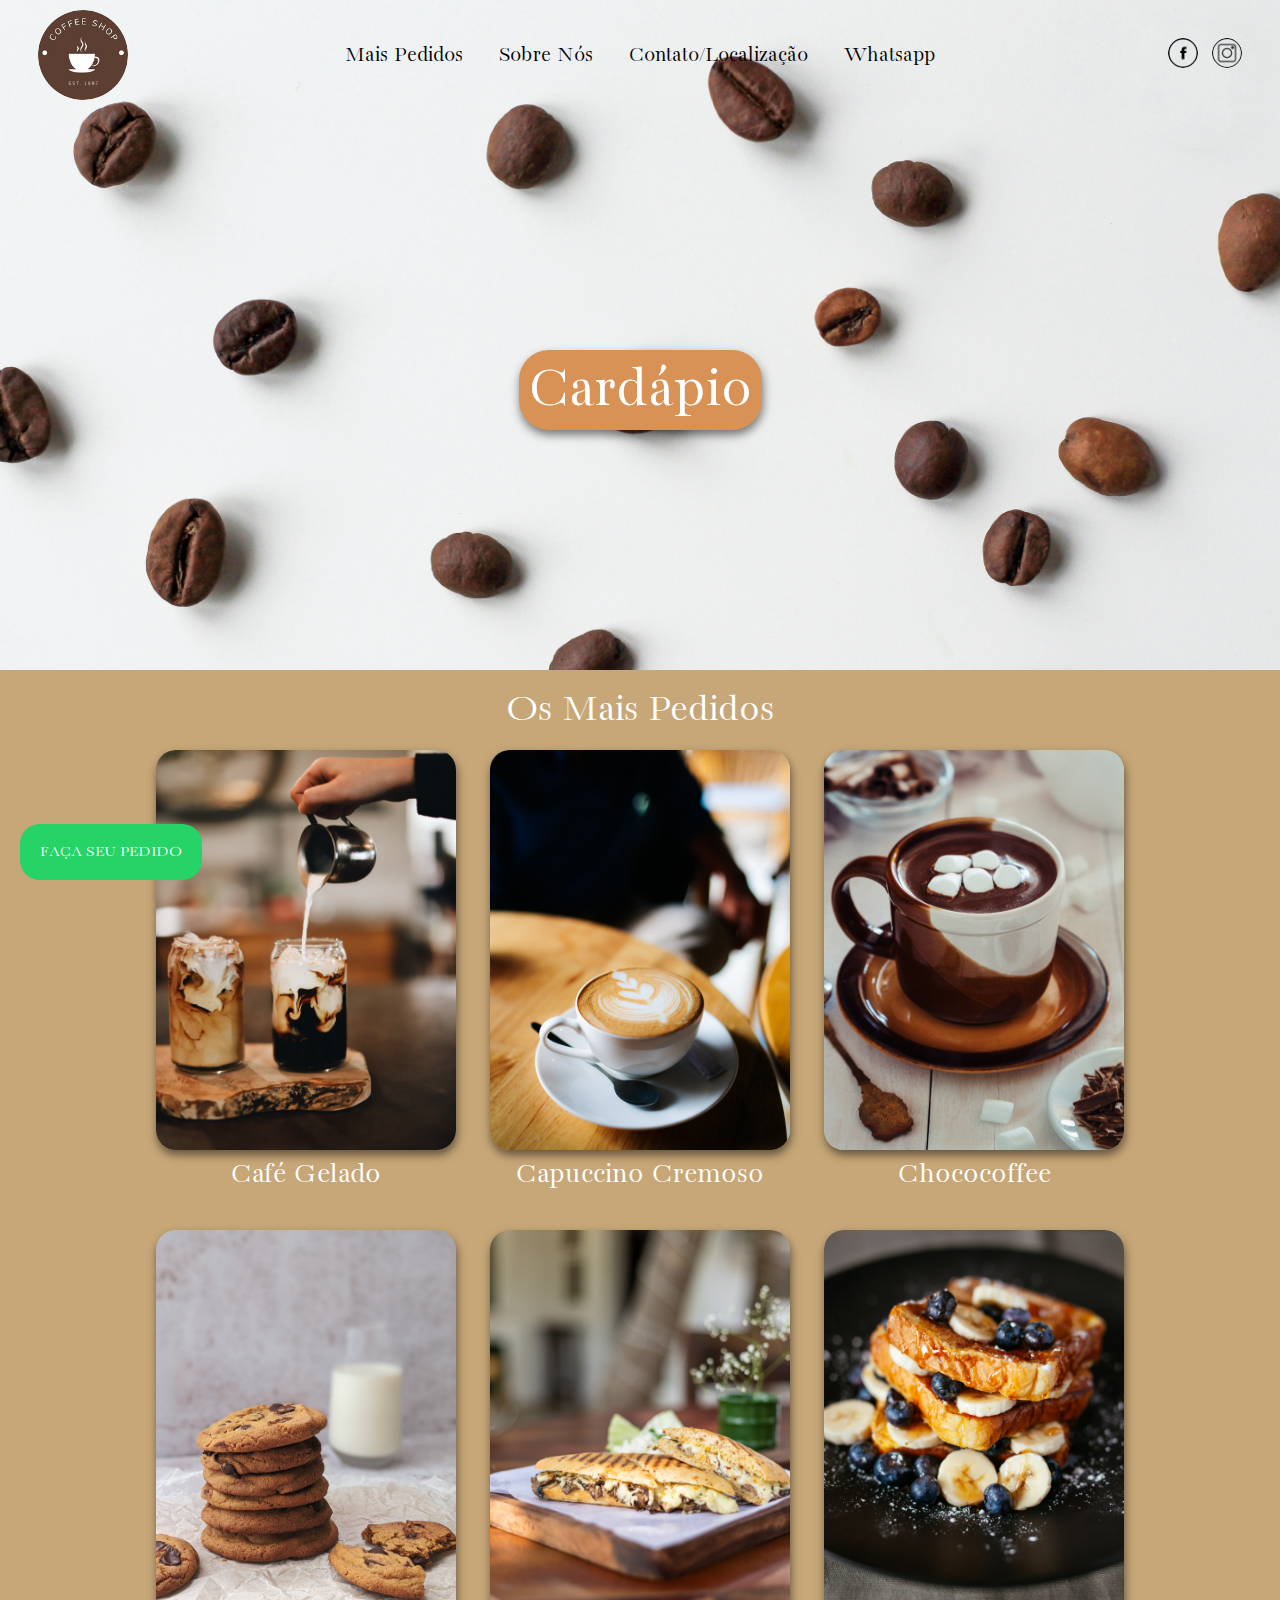
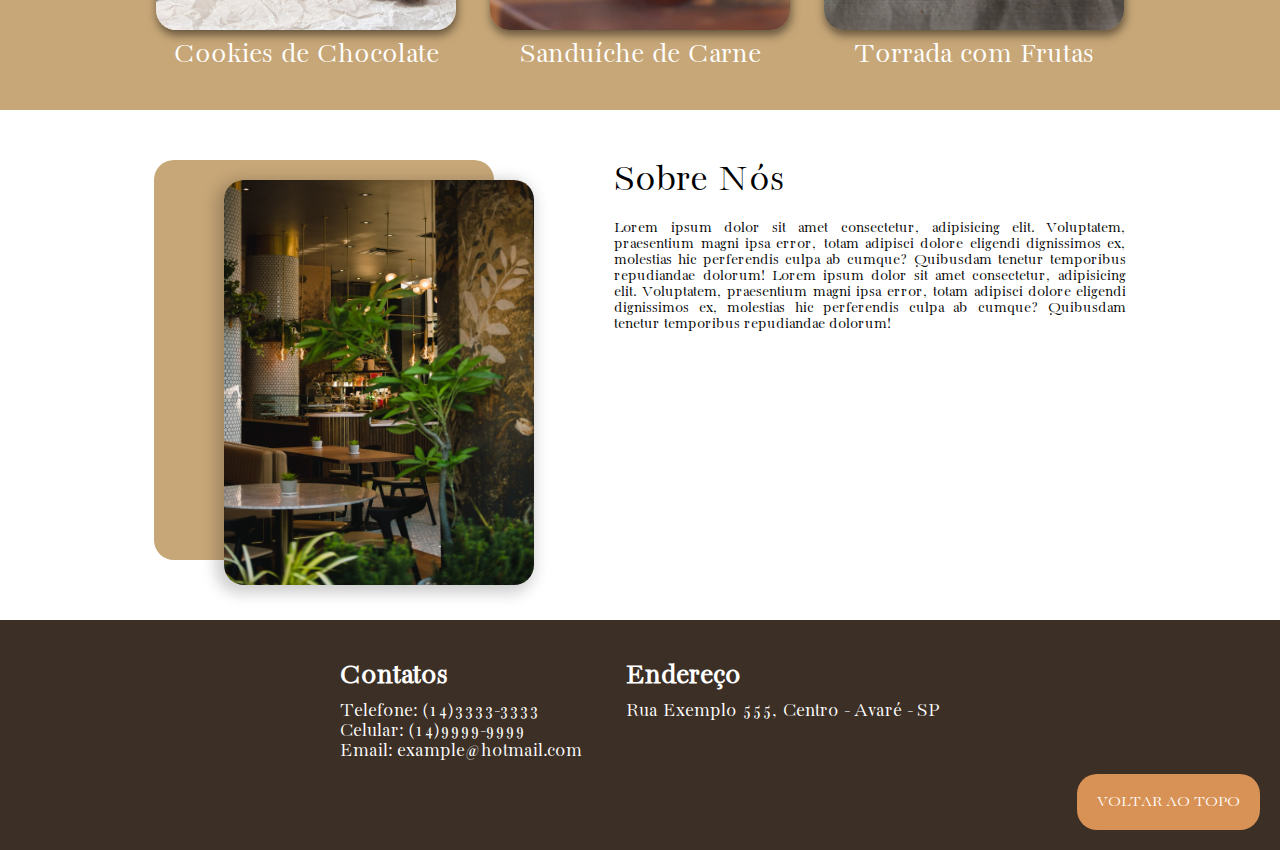
<file: index.html>
<!DOCTYPE html>
<html lang="pt-br">

<head>
    <meta charset="UTF-8">
    <meta name="viewport" content="width=device-width, initial-scale=1.0">
    <link rel="stylesheet" href="./style.css">
    <link rel="shortcut icon" href="./images/favicon.ico" type="image/x-icon">
    <title>Coffeeshop</title>
</head>

<body>
    <!-- Header section  -->
    <div class="hcontainer">
        <header id="header">
            <a href="../index.html">
                <img class="logo" src="../images/header-section/logo.png" alt="logo">
            </a>
            <div class="social-media">
                <a href="#">
                    <img class="social-icons" src="./images/header-section/face2.png" alt="ícone facebook">
                </a>
                <a href="#">
                    <img class="social-icons" src="./images/header-section/insta2.png" alt="icone instagram">
                </a>
            </div>
            <nav>
                <ul>
                    <a href="#more-orders">
                        <li>Mais Pedidos</li>
                    </a>
                    <a href="#about-us">
                        <li>Sobre Nós</li>
                    </a>
                    <a href="#footer">
                        <li>Contato/Localização</li>
                    </a>
                    <a href="https://wa.me/seunumerodetelefone?text=sua%20mensagem" target="_blank">
                        <li>Whatsapp</li>
                    </a>
                </ul>
            <nav>
        </header>
    

    <!-- Banner section  -->

            <section class="banner">
                <a href="./cardapio/index.html">Cardápio</a>
            </section>
    </div>  

    <!-- More orders section  -->

    <section id="more-orders">
        <h2>Os Mais Pedidos</h2>
        <ul>
            <li> 
                <picture>
                    <source media="(max-width: 685px)" srcset="/images/more-orders-section/P/cold-coffee-P.jpeg" type="image/jpeg">
                    <source media="(max-width: 905px)" srcset="/images/more-orders-section/M/cold-coffee-M.jpeg" type="image/jpeg">
                    <img src="./images/more-orders-section/cold-coffee-G.jpeg" alt="Café Gelado">
                </picture>
                <p>Café Gelado</p>
            </li>
            <li>
                <picture>
                    <source media="(max-width: 685px)" srcset="/images/more-orders-section/P/capuccino-more-orders-P.jpeg" type="image/jpeg">
                    <source media="(max-width: 905px)" srcset="/images/more-orders-section/M/capuccino-more-orders-M.jpeg" type="image/jpeg">
                    <img src="./images/more-orders-section/capuccino-more-orders-G.jpeg" alt="Capucciono Cremoso">
                </picture>
                <p>Capuccino Cremoso</p>
            </li>
            <li>
            <picture>
                <source media="(max-width: 685px)" srcset="/images/more-orders-section/P/warm-chocolate-P.jpeg" type="image/jpeg">
                <source media="(max-width: 905px)" srcset="/images/more-orders-section/M/warm-chocolate-M.jpeg" type="image/jpeg">
                <img src="./images/more-orders-section/warm-chocolate-G.jpeg" alt="Chococoffee">
                <p>Chococoffee</p>
            </picture>
            </li>
            <li> 
                <picture>
                    <source media="(max-width: 685px)" srcset="/images/more-orders-section/P/cookie-P.jpeg" type="image/jpeg">
                    <source media="(max-width: 905px)" srcset="/images/more-orders-section/M/cookie-M.jpeg" type="image/jpeg">
                    <img src="./images/more-orders-section/cookie-G.jpeg" alt="Cookies de Chocolate">
                </picture>
                <p>Cookies de Chocolate</p>
            </li>
            <li>
                <picture>
                    <source media="(max-width: 685px)" srcset="/images/more-orders-section/P/sandwitch-P.jpeg" type="image/jpeg">
                    <source media="(max-width: 905px)" srcset="/images/more-orders-section/M/sandwitch-M.jpeg" type="image/jpeg">
                    <img src="./images/more-orders-section/sandwitch-G.jpeg" alt="Sanduíche de carne">
                </picture>
                <p>Sanduíche de Carne</p>
            </li>
            <li>
                <picture>
                    <source media="(max-width: 685px)" srcset="/images/more-orders-section/P/toast-P.jpeg" type="image/jpeg">
                    <source media="(max-width: 905px)" srcset="/images/more-orders-section/M/toast-M.jpeg" type="image/jpeg">
                    <img src="./images/more-orders-section/toast-G.jpeg" alt="Torrada com frutas">
                </picture>
                <p>Torrada com Frutas</p>
            </li>
        </ul>
    </section>

    <!-- About us section  -->

    <section  id="about-us">
        <div class="brown-rectangle">
            <img src="./images/about-us-section/place-1000.jpeg" alt="Foto da Cafeteria">
        </div>
        <div class="text">
            <h2>Sobre Nós</h2>
            <p>
                Lorem ipsum dolor sit amet consectetur, adipisicing elit. Voluptatem, praesentium magni ipsa error, totam adipisci dolore eligendi dignissimos ex, molestias hic perferendis culpa ab cumque? Quibusdam tenetur temporibus repudiandae dolorum! Lorem ipsum dolor sit amet consectetur, adipisicing elit. Voluptatem, praesentium magni ipsa error, totam adipisci dolore eligendi dignissimos ex, molestias hic perferendis culpa ab cumque? Quibusdam tenetur temporibus repudiandae dolorum!
            </p>
        </div>
    </section>

    <!-- footer section  -->

    <footer id="footer">
        <div class="container">
            <div class="contact">
                <h2>Contatos</h2>
                <p>
                    <a href="tel:5514333333333"> Telefone: (14)3333-3333</a>
                </p>
                <p>
                    <a href="tel:551499999999">Celular: (14)9999-9999</a>
                </p>
                <p>
                    <a href="mailto:example@hotmail.com">Email: example@hotmail.com</a>
                </p>
                <p><address>Rua Exemplo 555, Centro - Avaré - SP</address></p>
            </div>
            <div class="location">
                <h2>Endereço</h2>
                <p>
                    <address>Rua Exemplo 555, Centro - Avaré - SP</address>
                </p>
            </div>
        </div>
        <!-- Botões finais -->
        <a class="back" href="#header">VOLTAR AO TOPO</a>
        <!-- imagem só funciona abaixo de 905px de width -->
        <a class="back-icon" href="#header"><img src="./images/footer/back.png" alt="botão de voltar"></a> 


        <a class="whatsapp" href="https://wa.me/seunumerodetelefone?text=sua%20mensagem" target="_blank">FAÇA SEU PEDIDO</a>
        <!-- imagem só funciona abaixo de 905px de width -->
        <a class="whatsapp-icon" href="https://wa.me/seunumerodetelefone?text=sua%20mensagem" target="_blank"><img src="./images/footer/wpp.png" alt="botão do whatsapp"></a> 
        
    </footer>
</body>

</html>
</file>
<file: style.css>
*{
    margin: 0;
    padding: 0;
}

@font-face {
    font-family: 'bar';
    src: url('./fonts/BacasimeAntique-Regular.ttf');
  }

body{
    font-family: bar, 'Times New Roman', Times, serif;
}

/* Header section  */

.hcontainer{
    background-image: url('./images/banner-section/banner-G.jpg');
    background-size: cover;
}

header{
    padding: 10px 3%; 
    overflow: hidden;
    position: relative;
    text-align: center; 
}

a{
    text-decoration: none;
}

.logo{
    width: 90px;
    border-radius: 50%;
    float: left;
}

nav{
    position: absolute;
    width: 70%;
    top: 50%;
    left: 50%;
    transform: translate(-50%, -50%);
}

nav ul{
    list-style: none;
    font-size: 22px;
}

nav li{  
    display: inline;
    margin: 0 10px;
    padding: 5px;
    color: black
}

nav li:hover{
    border-radius: 10px;
    color: white;
    background-color: #C7A778;
}

.social-media{
    position: absolute;
    top: 50%;
    right: 3%;
    transform: translateY(-50%);
}


.social-icons{
    width: 30px;
    border-radius: 50%;
    margin-left: 10px;
}

.social-icons{
    width: 30opx;
    border-radius: 50%;
    margin-left: 10px;
}

/* Banner section */

.banner{
    height: 560px;
    width: 100%;
    display: flex;
    justify-content: center;
    align-items: center;
}

.banner a{
    font-size: 60px;
    color: white;;
    background-color: #D99255;
    padding: 10px;
    border-radius: 30px;
    box-shadow: 1px 5px 10px rgba(0,0,0,0.5);
}

.banner a:hover{
    background-color: black ;
}

/* More orders section  */

#more-orders{
    padding: 0px 10%;
    text-align: center;
    background: #C7A778;
    color: white;
}

#more-orders h2{
    font-size: 40px;
    font-weight: normal;
    padding: 20px;    
}

#more-orders img{
    width: 300px;
    height: 400px;
    margin-right: 15px;
    margin-left: 15px;
    border-radius: 20px;
    box-shadow: 1px 5px 10px rgba(0,0,0,0.5);
}

#more-orders ul{
    list-style: none;
}

#more-orders li{
    display: inline-block;
    margin-bottom: 40px;
}

#more-orders p{
    font-size: 30px;
    margin-top: 5px;
}

/* About us section  */

#about-us{
    position: relative;
    padding: 50px;
    height: 400px;
}


.brown-rectangle{
    position: absolute;
    left: 12%;
    height: 400px;
    width: 340px;
    background-color: #C7A778;
    border-radius: 20px;
    margin-right: 10px;
}

.brown-rectangle img{
    height: 405px;
    width: 310px;
    position: absolute;
    top: 20px;
    right: -40px;
    border-radius: 20px;
    box-shadow: -4px 4px 15px 4px rgba(0, 0, 0, 0.2);
}

.text{
    position: absolute;
    right: 12%;
    width: 40%;
    text-align: justify;
    margin-bottom: 20px;
}

.text h2{
    font-size: 40px;
    font-weight: normal;
    margin-bottom: 20px;    
}

.text p{
    margin-bottom: 20px;
}

/* footer section  */

footer{
    height: 150px;
    background-color: #3C2F26;
    margin-top: 10px;
    text-align: center;
    padding: 40px;
    position: relative;
}

.container{
    max-width: 600px;
    margin: auto;
    overflow: hidden;
}

.contact{
    color: white;
    float: left;
    text-align: left;
}

.contact h2 {
    font-size: 30px;
    margin-bottom: 10px;
}

.contact a{
    text-decoration: none;
    color: white;
    font-size: 20px;
}

.contact address {
    display:none;
}

.location{
    color: white;
    float: right;
    text-align: left;
}

.location h2{
    font-size: 30px;
    margin-bottom: 10px;
}

.location p, address{
    font-size: 20px;
    font-style: normal;
}

/* Botões finais */

.back{
    position: absolute;
    right: 20px;
    bottom: 20px;
    text-decoration: none;
    color: white;
    padding: 20px;
    background-color: #D99255;
    border-radius: 20px;
}

.back:hover {
background-color: black;
}

.whatsapp{
    text-decoration: none;
    color: white;
    padding: 20px;
    background-color: #25d366;
    border-radius: 20px;
    position: fixed;
    left: 20px;
    bottom: 20px;
}

.whatsapp:hover{
    background-color: black;
}

.whatsapp-icon{
    display: none;
}

.back-icon{
    display: none;
}

@media (max-width: 1077px){

    .hcontainer{
        background-image: url('./images/banner-section/banner-M.jpg');
    }
    
    #about-us{
        height: auto;
    }
    
    .brown-rectangle{
        display: none;
    }

    .text{
        margin: auto;
        position:static;
        right: 50%;
        width: 100%;
    }
    
}

@media (max-width: 905px) {
    nav{
        display: none;
    }

    #more-orders{
        padding: 0px 2%;
    }

    #more-orders img{
        width: 200px;
        height: 268px;
        margin: 0 10px;
    }

    #more-orders p{
        font-size: 18px;
    }

    #about-us{
        height: auto;
    }
    
    .whatsapp, .back{
        display: none;
    }

    .whatsapp-icon{
        text-decoration: none;
        position: fixed;
        left: 20px;
        bottom: 20px;
        display: block;
    }

    .whatsapp-icon img{
        width: 50px;
    }

    .back-icon{
        display: block;
        position: absolute;
        right: 20px;
        bottom: 20px;
        text-decoration: none;
        
    }

    .back-icon img{
        width: 50px;
        border-radius: 50%;
    }
}

@media (max-width: 685px){
    .hcontainer{
        background-image: url('./images/banner-section/banner-P.jpg');
    }

    #more-orders img{
        width: 150px;
        height: 200px;
    }

    #more-orders p{
        font-size: 16px;
    }
    
    .location {
        display: none;
    }
    
    .footer{
        height: auto;
        padding: 10px;
    }

    .contact{
        margin:auto;
        float: none;
        text-align:center;
    }

    .contact a, .contact address{
        font-size: 0.9em;
    }

    .contact address {
        display: block;
    }

}
</file>
